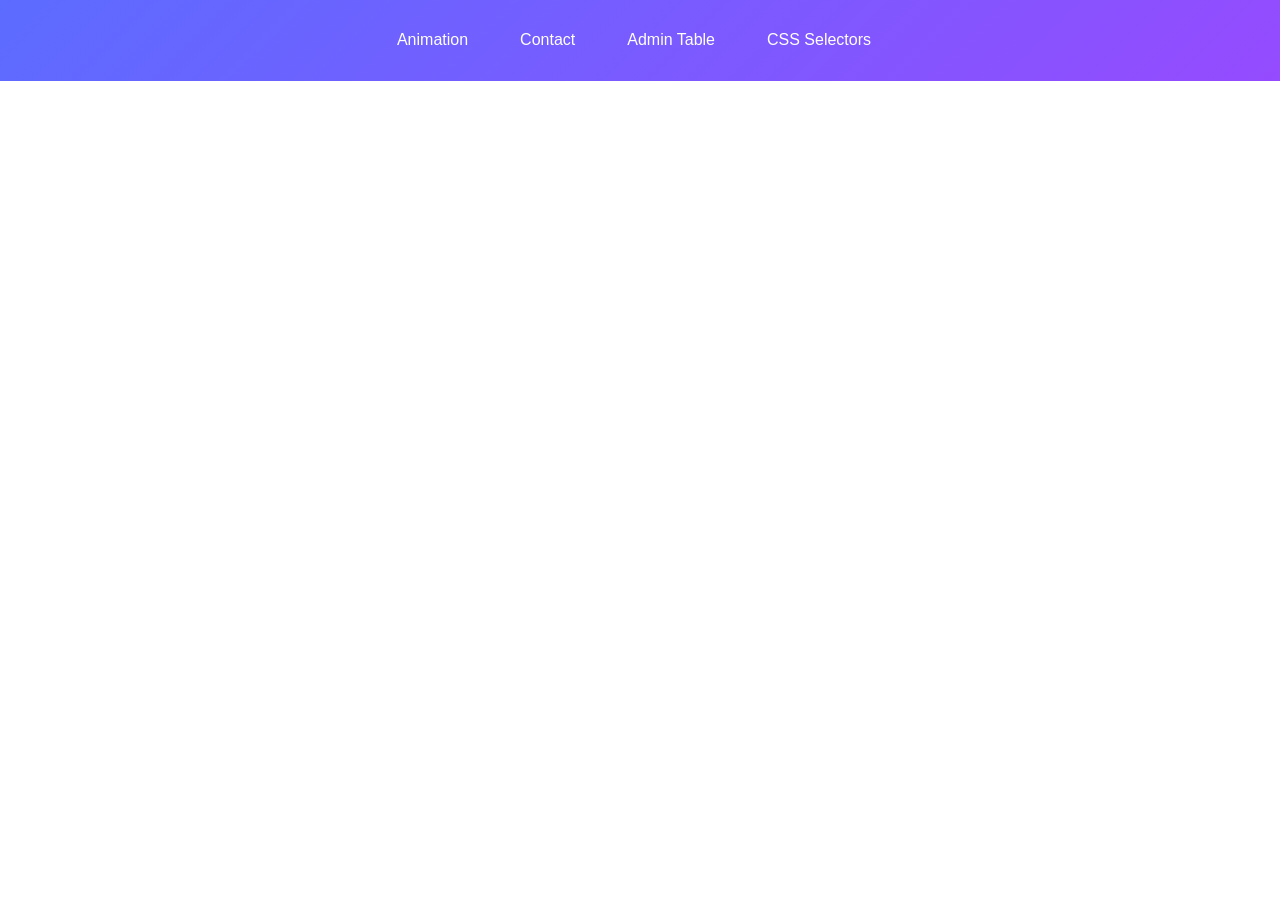
<file: index.html>
<!DOCTYPE html>
<html lang="en">
    <head>
        <meta charset="UTF-8" />
        <meta
            name="viewport"
            content="width=device-width, initial-scale=1.0"
        />
        <title>Home</title>
        <link
            rel="stylesheet"
            href="./css/reset.css"
        />

        <link
            rel="stylesheet"
            href="./css/style.css"
        />

        <link
            rel="preconnect"
            href="https://fonts.googleapis.com"
        />
        <link
            rel="preconnect"
            href="https://fonts.gstatic.com"
            crossorigin
        />
        <link
            href="https://fonts.googleapis.com/css2?family=Poppins:ital,wght@0,100;0,200;0,300;0,400;0,500;0,600;0,700;0,800;0,900;1,100;1,200;1,300;1,400;1,500;1,600;1,700;1,800;1,900&display=swap"
            rel="stylesheet"
        />
    </head>
    <body>
        <div class="main-container">
            <ul class="nav-list">
                <li class="item">
                    <a
                        target="_blank"
                        href="./animation.html"
                        >Animation</a
                    >
                </li>
                <li class="item">
                    <a
                        target="_blank"
                        href="./contact.html"
                        >Contact</a
                    >
                </li>
                <li class="item">
                    <a
                        target="_blank"
                        href="./admin-table.html"
                        >Admin Table</a
                    >
                </li>
                <li class="item">
                    <a
                        target="_blank"
                        href="./css-selectors.html"
                        >CSS Selectors</a
                    >
                </li>
            </ul>
        </div>
    </body>
</html>
</file>
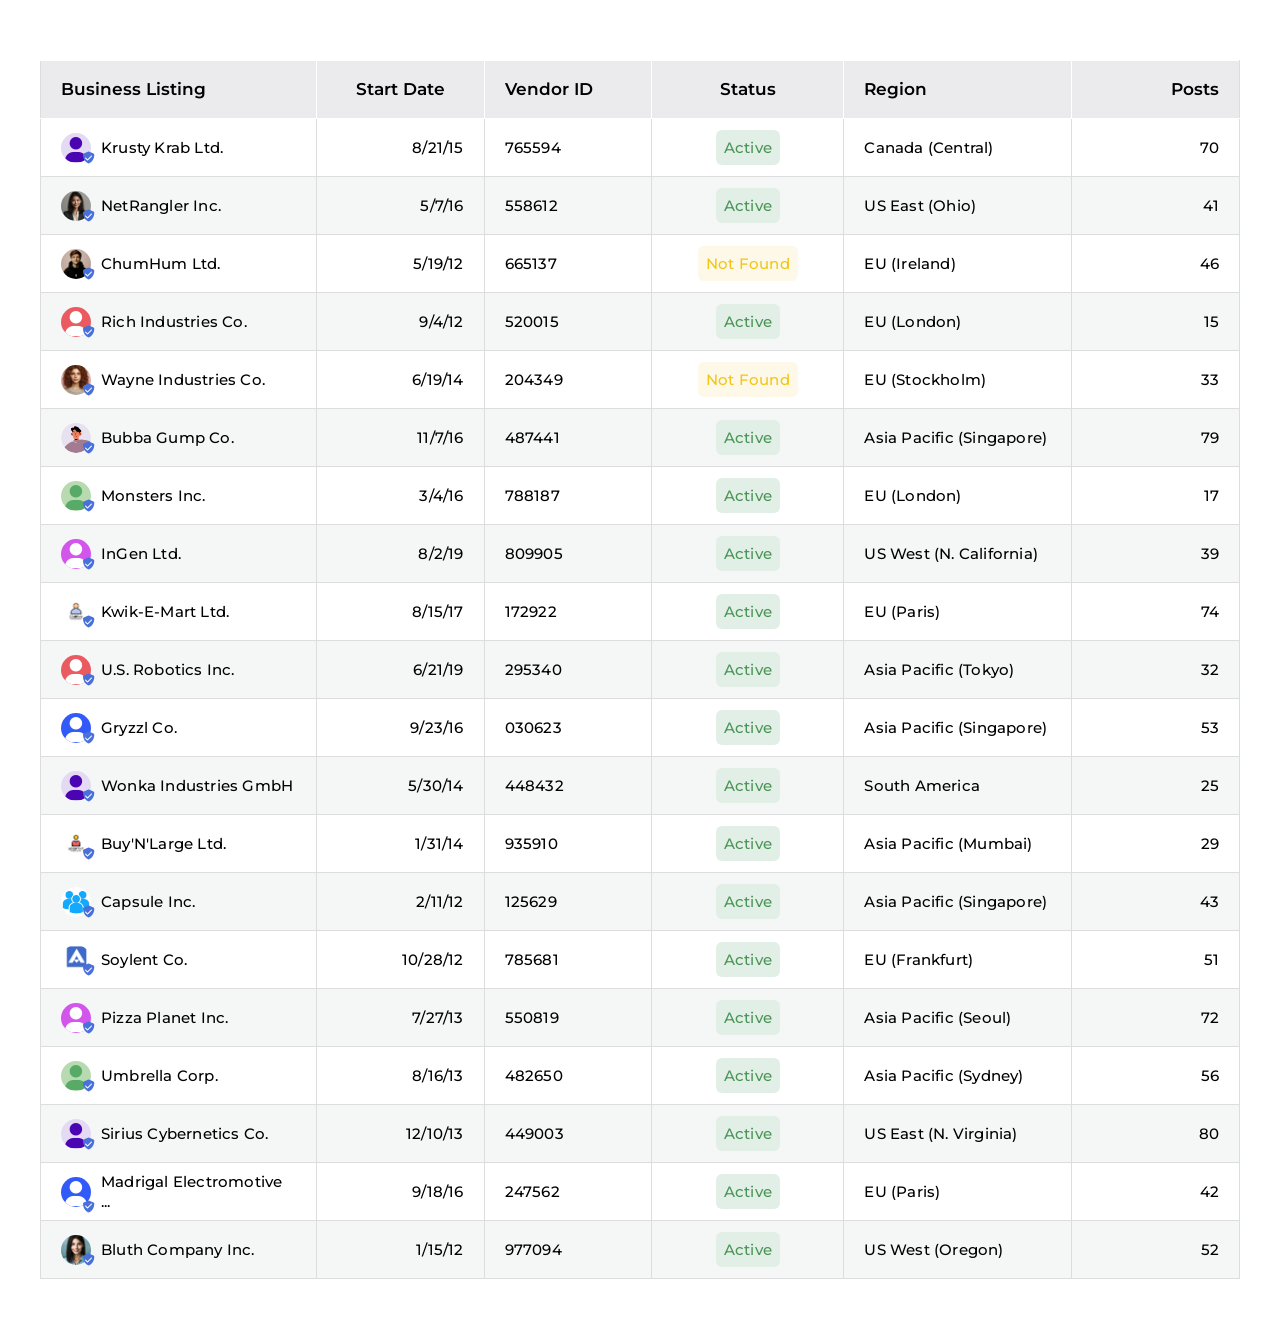
<file: admin-table.html>
<!DOCTYPE html>
<html lang="en">
    <head>
        <meta charset="UTF-8" />
        <meta
            name="viewport"
            content="width=device-width, initial-scale=1.0"
        />
        <title>Admin Table</title>

        <!-- Embed fonts-->
        <link
            rel="preconnect"
            href="https://fonts.googleapis.com"
        />
        <link
            rel="preconnect"
            href="https://fonts.gstatic.com"
            crossorigin
        />
        <link
            href="https://fonts.googleapis.com/css2?family=Montserrat:ital,wght@0,100..900;1,100..900&display=swap"
            rel="stylesheet"
        />

        <!-- Styles -->
        <link
            rel="stylesheet"
            href="./css/reset.css"
        />
        <link
            rel="stylesheet"
            href="./css/tables.css"
        />

        <!-- Icon -->
        <link
            rel="stylesheet"
            href="https://cdnjs.cloudflare.com/ajax/libs/font-awesome/6.7.2/css/all.min.css"
        />
    </head>
    <body>
        <div class="container">
            <table class="table">
                <colgroup>
                    <!-- Business Listing -->
                    <col style="width: 23%" />
                    <!-- Start Date -->
                    <col style="width: 14%" />
                    <!-- Vendor ID -->
                    <col style="width: 14%" />
                    <!-- Status -->
                    <col style="width: 16%" />
                    <!-- Region -->
                    <col style="width: 19%" />
                    <!-- Posts -->
                    <col style="width: 14%" />
                </colgroup>

                <!-- Table Head -->
                <thead class="table__heading">
                    <th>Business Listing</th>
                    <th>Start Date</th>
                    <th>Vendor ID</th>
                    <th>Status</th>
                    <th>Region</th>
                    <th>Posts</th>
                </thead>

                <!-- Row Data -->
                <tbody>
                    <!-- Item 1 -->
                    <tr class="table__data">
                        <td class="business">
                            <div class="business__group">
                                <div
                                    class="avatar__default"
                                    style="--bg-color: #e4daf4"
                                >
                                    <i
                                        class="fa-solid fa-user"
                                        style="--color: #4b04b2"
                                    ></i>
                                </div>
                                <div class="business__icons">
                                    <i class="fa-solid fa-shield"></i>
                                    <i class="fa-solid fa-check"></i>
                                </div>
                                <span class="business__name"
                                    >Krusty Krab Ltd.</span
                                >
                            </div>
                        </td>
                        <td class="date">8/21/15</td>
                        <td class="vendor-id">765594</td>
                        <td class="status">
                            <span class="status__label status-active"
                                >Active</span
                            >
                        </td>

                        <td class="region">Canada (Central)</td>
                        <td class="posts">70</td>
                    </tr>

                    <!-- Item 2 -->
                    <tr class="table__data">
                        <td class="business">
                            <div class="business__group">
                                <img
                                    src="./img/img-avatar-1.jpeg"
                                    alt=""
                                    class="business__avatar"
                                />
                                <div class="business__icons">
                                    <i class="fa-solid fa-shield"></i>
                                    <i class="fa-solid fa-check"></i>
                                </div>
                                <span class="business__name"
                                    >NetRangler Inc.</span
                                >
                            </div>
                        </td>
                        <td class="date">5/7/16</td>
                        <td class="vendor-id">558612</td>
                        <td class="status">
                            <span class="status__label status-active"
                                >Active</span
                            >
                        </td>
                        <td class="region">US East (Ohio)</td>
                        <td class="posts">41</td>
                    </tr>

                    <!-- Item 3  -->
                    <tr class="table__data">
                        <td class="business">
                            <div class="business__group">
                                <img
                                    src="./img/img-avatar-2.jpeg"
                                    alt=""
                                    class="business__avatar"
                                />
                                <div class="business__icons">
                                    <i class="fa-solid fa-shield"></i>
                                    <i class="fa-solid fa-check"></i>
                                </div>
                                <span class="business__name">ChumHum Ltd.</span>
                            </div>
                        </td>
                        <td class="date">5/19/12</td>
                        <td class="vendor-id">665137</td>
                        <td class="status">
                            <span class="status__label status-warning"
                                >Not Found</span
                            >
                        </td>
                        <td class="region">EU (Ireland)</td>
                        <td class="posts">46</td>
                    </tr>

                    <!-- Item 4 -->
                    <tr class="table__data">
                        <td class="business">
                            <div class="business__group">
                                <div
                                    class="avatar__default"
                                    style="--bg-color: #ea5b61"
                                >
                                    <i
                                        class="fa-solid fa-user"
                                        style="--color: #fff"
                                    ></i>
                                </div>
                                <div class="business__icons">
                                    <i class="fa-solid fa-shield"></i>
                                    <i class="fa-solid fa-check"></i>
                                </div>
                                <span class="business__name"
                                    >Rich Industries Co.</span
                                >
                            </div>
                        </td>
                        <td class="date">9/4/12</td>
                        <td class="vendor-id">520015</td>
                        <td class="status">
                            <span class="status__label status-active"
                                >Active</span
                            >
                        </td>
                        <td class="region">EU (London)</td>
                        <td class="posts">15</td>
                    </tr>

                    <!-- Item 5 -->
                    <tr class="table__data">
                        <td class="business">
                            <div class="business__group">
                                <img
                                    src="./img/img-avatar-4.jpeg"
                                    alt=""
                                    class="business__avatar"
                                />
                                <div class="business__icons">
                                    <i class="fa-solid fa-shield"></i>
                                    <i class="fa-solid fa-check"></i>
                                </div>
                                <span class="business__name"
                                    >Wayne Industries Co.</span
                                >
                            </div>
                        </td>
                        <td class="date">6/19/14</td>
                        <td class="vendor-id">204349</td>
                        <td class="status">
                            <span class="status__label status-warning"
                                >Not Found</span
                            >
                        </td>
                        <td class="region">EU (Stockholm)</td>
                        <td class="posts">33</td>
                    </tr>

                    <!-- Item 6 -->
                    <tr class="table__data">
                        <td class="business">
                            <div class="business__group">
                                <img
                                    src="./img/img-avatar-5.jpeg"
                                    alt=""
                                    class="business__avatar"
                                />
                                <div class="business__icons">
                                    <i class="fa-solid fa-shield"></i>
                                    <i class="fa-solid fa-check"></i>
                                </div>
                                <span class="business__name"
                                    >Bubba Gump Co.</span
                                >
                            </div>
                        </td>
                        <td class="date">11/7/16</td>
                        <td class="vendor-id">487441</td>
                        <td class="status">
                            <span class="status__label status-active"
                                >Active</span
                            >
                        </td>
                        <td class="region">Asia Pacific (Singapore)</td>
                        <td class="posts">79</td>
                    </tr>

                    <!-- Item 7 -->
                    <tr class="table__data">
                        <td class="business">
                            <div class="business__group">
                                <div class="avatar__default">
                                    <i class="fa-solid fa-user"></i>
                                </div>
                                <div class="business__icons">
                                    <i class="fa-solid fa-shield"></i>
                                    <i class="fa-solid fa-check"></i>
                                </div>
                                <span class="business__name"
                                    >Monsters Inc.</span
                                >
                            </div>
                        </td>
                        <td class="date">3/4/16</td>
                        <td class="vendor-id">788187</td>
                        <td class="status">
                            <span class="status__label status-active"
                                >Active</span
                            >
                        </td>
                        <td class="region">EU (London)</td>
                        <td class="posts">17</td>
                    </tr>

                    <!-- Item 8 -->
                    <tr class="table__data">
                        <td class="business">
                            <div class="business__group">
                                <div
                                    class="avatar__default"
                                    style="--bg-color: #d255ec"
                                >
                                    <i
                                        class="fa-solid fa-user"
                                        style="--color: #fff"
                                    ></i>
                                </div>
                                <div class="business__icons">
                                    <i class="fa-solid fa-shield"></i>
                                    <i class="fa-solid fa-check"></i>
                                </div>
                                <span class="business__name">InGen Ltd.</span>
                            </div>
                        </td>
                        <td class="date">8/2/19</td>
                        <td class="vendor-id">809905</td>
                        <td class="status">
                            <span class="status__label status-active"
                                >Active</span
                            >
                        </td>
                        <td class="region">US West (N. California)</td>
                        <td class="posts">39</td>
                    </tr>

                    <!-- Item 9 -->
                    <tr class="table__data">
                        <td class="business">
                            <div class="business__group">
                                <img
                                    src="./img/img-avatar-6.jpg"
                                    alt=""
                                    class="business__avatar"
                                />
                                <div class="business__icons">
                                    <i class="fa-solid fa-shield"></i>
                                    <i class="fa-solid fa-check"></i>
                                </div>
                                <span class="business__name"
                                    >Kwik-E-Mart Ltd.</span
                                >
                            </div>
                        </td>
                        <td class="date">8/15/17</td>
                        <td class="vendor-id">172922</td>
                        <td class="status">
                            <span class="status__label status-active"
                                >Active</span
                            >
                        </td>
                        <td class="region">EU (Paris)</td>
                        <td class="posts">74</td>
                    </tr>

                    <!-- Item 10 -->
                    <tr class="table__data">
                        <td class="business">
                            <div class="business__group">
                                <div
                                    class="avatar__default"
                                    style="--bg-color: #ea5b61"
                                >
                                    <i
                                        class="fa-solid fa-user"
                                        style="--color: #fff"
                                    ></i>
                                </div>
                                <div class="business__icons">
                                    <i class="fa-solid fa-shield"></i>
                                    <i class="fa-solid fa-check"></i>
                                </div>
                                <span class="business__name"
                                    >U.S. Robotics Inc.</span
                                >
                            </div>
                        </td>
                        <td class="date">6/21/19</td>
                        <td class="vendor-id">295340</td>
                        <td class="status">
                            <span class="status__label status-active"
                                >Active</span
                            >
                        </td>
                        <td class="region">Asia Pacific (Tokyo)</td>
                        <td class="posts">32</td>
                    </tr>

                    <!-- Item 11 -->
                    <tr class="table__data">
                        <td class="business">
                            <div class="business__group">
                                <div
                                    class="avatar__default"
                                    style="--bg-color: #315af8"
                                >
                                    <i
                                        class="fa-solid fa-user"
                                        style="--color: #fff"
                                    ></i>
                                </div>
                                <div class="business__icons">
                                    <i class="fa-solid fa-shield"></i>
                                    <i class="fa-solid fa-check"></i>
                                </div>
                                <span class="business__name">Gryzzl Co.</span>
                            </div>
                        </td>
                        <td class="date">9/23/16</td>
                        <td class="vendor-id">030623</td>
                        <td class="status">
                            <span class="status__label status-active"
                                >Active</span
                            >
                        </td>
                        <td class="region">Asia Pacific (Singapore)</td>
                        <td class="posts">53</td>
                    </tr>

                    <!-- Item 12 -->
                    <tr class="table__data">
                        <td class="business">
                            <div class="business__group">
                                <div
                                    class="avatar__default"
                                    style="--bg-color: #e4daf4"
                                >
                                    <i
                                        class="fa-solid fa-user"
                                        style="--color: #4b04b2"
                                    ></i>
                                </div>
                                <div class="business__icons">
                                    <i class="fa-solid fa-shield"></i>
                                    <i class="fa-solid fa-check"></i>
                                </div>
                                <span class="business__name"
                                    >Wonka Industries GmbH</span
                                >
                            </div>
                        </td>
                        <td class="date">5/30/14</td>
                        <td class="vendor-id">448432</td>
                        <td class="status">
                            <span class="status__label status-active"
                                >Active</span
                            >
                        </td>
                        <td class="region">South America</td>
                        <td class="posts">25</td>
                    </tr>

                    <!-- Item 13 -->
                    <tr class="table__data">
                        <td class="business">
                            <div class="business__group">
                                <img
                                    src="./img/img-avatar-7.jpg"
                                    alt=""
                                    class="business__avatar"
                                />
                                <div class="business__icons">
                                    <i class="fa-solid fa-shield"></i>
                                    <i class="fa-solid fa-check"></i>
                                </div>
                                <span class="business__name"
                                    >Buy'N'Large Ltd.</span
                                >
                            </div>
                        </td>
                        <td class="date">1/31/14</td>
                        <td class="vendor-id">935910</td>
                        <td class="status">
                            <span class="status__label status-active"
                                >Active</span
                            >
                        </td>
                        <td class="region">Asia Pacific (Mumbai)</td>
                        <td class="posts">29</td>
                    </tr>

                    <!-- Item 14 -->
                    <tr class="table__data">
                        <td class="business">
                            <div class="business__group">
                                <img
                                    src="./img/img-avatar-8.jpg"
                                    alt=""
                                    class="business__avatar"
                                />
                                <div class="business__icons">
                                    <i class="fa-solid fa-shield"></i>
                                    <i class="fa-solid fa-check"></i>
                                </div>
                                <span class="business__name">Capsule Inc.</span>
                            </div>
                        </td>
                        <td class="date">2/11/12</td>
                        <td class="vendor-id">125629</td>
                        <td class="status">
                            <span class="status__label status-active"
                                >Active</span
                            >
                        </td>
                        <td class="region">Asia Pacific (Singapore)</td>
                        <td class="posts">43</td>
                    </tr>

                    <!-- Item 15 -->
                    <tr class="table__data">
                        <td class="business">
                            <div class="business__group">
                                <img
                                    src="./img/img-avatar-9.jpg"
                                    alt=""
                                    class="business__avatar"
                                />
                                <div class="business__icons">
                                    <i class="fa-solid fa-shield"></i>
                                    <i class="fa-solid fa-check"></i>
                                </div>
                                <span class="business__name">Soylent Co.</span>
                            </div>
                        </td>
                        <td class="date">10/28/12</td>
                        <td class="vendor-id">785681</td>
                        <td class="status">
                            <span class="status__label status-active"
                                >Active</span
                            >
                        </td>
                        <td class="region">EU (Frankfurt)</td>
                        <td class="posts">51</td>
                    </tr>

                    <!-- Item 16 -->
                    <tr class="table__data">
                        <td class="business">
                            <div class="business__group">
                                <div
                                    class="avatar__default"
                                    style="--bg-color: #d255ec"
                                >
                                    <i
                                        class="fa-solid fa-user"
                                        style="--color: #fff"
                                    ></i>
                                </div>
                                <div class="business__icons">
                                    <i class="fa-solid fa-shield"></i>
                                    <i class="fa-solid fa-check"></i>
                                </div>
                                <span class="business__name"
                                    >Pizza Planet Inc.</span
                                >
                            </div>
                        </td>
                        <td class="date">7/27/13</td>
                        <td class="vendor-id">550819</td>
                        <td class="status">
                            <span class="status__label status-active"
                                >Active</span
                            >
                        </td>
                        <td class="region">Asia Pacific (Seoul)</td>
                        <td class="posts">72</td>
                    </tr>

                    <!-- Item 17 -->
                    <tr class="table__data">
                        <td class="business">
                            <div class="business__group">
                                <div class="avatar__default">
                                    <i class="fa-solid fa-user"></i>
                                </div>
                                <div class="business__icons">
                                    <i class="fa-solid fa-shield"></i>
                                    <i class="fa-solid fa-check"></i>
                                </div>
                                <span class="business__name"
                                    >Umbrella Corp.</span
                                >
                            </div>
                        </td>
                        <td class="date">8/16/13</td>
                        <td class="vendor-id">482650</td>
                        <td class="status">
                            <span class="status__label status-active"
                                >Active</span
                            >
                        </td>
                        <td class="region">Asia Pacific (Sydney)</td>
                        <td class="posts">56</td>
                    </tr>

                    <!-- Item 18 -->
                    <tr class="table__data">
                        <td class="business">
                            <div class="business__group">
                                <div
                                    class="avatar__default"
                                    style="--bg-color: #e4daf4"
                                >
                                    <i
                                        class="fa-solid fa-user"
                                        style="--color: #4b04b2"
                                    ></i>
                                </div>
                                <div class="business__icons">
                                    <i class="fa-solid fa-shield"></i>
                                    <i class="fa-solid fa-check"></i>
                                </div>
                                <span class="business__name"
                                    >Sirius Cybernetics Co.</span
                                >
                            </div>
                        </td>
                        <td class="date">12/10/13</td>
                        <td class="vendor-id">449003</td>
                        <td class="status">
                            <span class="status__label status-active"
                                >Active</span
                            >
                        </td>
                        <td class="region">US East (N. Virginia)</td>
                        <td class="posts">80</td>
                    </tr>

                    <!-- Item 19 -->
                    <tr class="table__data">
                        <td class="business">
                            <div class="business__group">
                                <div
                                    class="avatar__default"
                                    style="--bg-color: #315af8"
                                >
                                    <i
                                        class="fa-solid fa-user"
                                        style="--color: #fff"
                                    ></i>
                                </div>
                                <div class="business__icons">
                                    <i class="fa-solid fa-shield"></i>
                                    <i class="fa-solid fa-check"></i>
                                </div>
                                <span class="business__name"
                                    >Madrigal Electromotive ...</span
                                >
                            </div>
                        </td>
                        <td class="date">9/18/16</td>
                        <td class="vendor-id">247562</td>
                        <td class="status">
                            <span class="status__label status-active"
                                >Active</span
                            >
                        </td>
                        <td class="region">EU (Paris)</td>
                        <td class="posts">42</td>
                    </tr>

                    <!-- Item 20 -->
                    <tr class="table__data">
                        <td class="business">
                            <div class="business__group">
                                <img
                                    src="./img/img-avatar-3.jpeg"
                                    alt=""
                                    class="business__avatar"
                                />
                                <div class="business__icons">
                                    <i class="fa-solid fa-shield"></i>
                                    <i class="fa-solid fa-check"></i>
                                </div>
                                <span class="business__name"
                                    >Bluth Company Inc.</span
                                >
                            </div>
                        </td>
                        <td class="date">1/15/12</td>
                        <td class="vendor-id">977094</td>
                        <td class="status">
                            <span class="status__label status-active"
                                >Active</span
                            >
                        </td>
                        <td class="region">US West (Oregon)</td>
                        <td class="posts">52</td>
                    </tr>
                </tbody>
            </table>
        </div>
    </body>
</html>
</file>
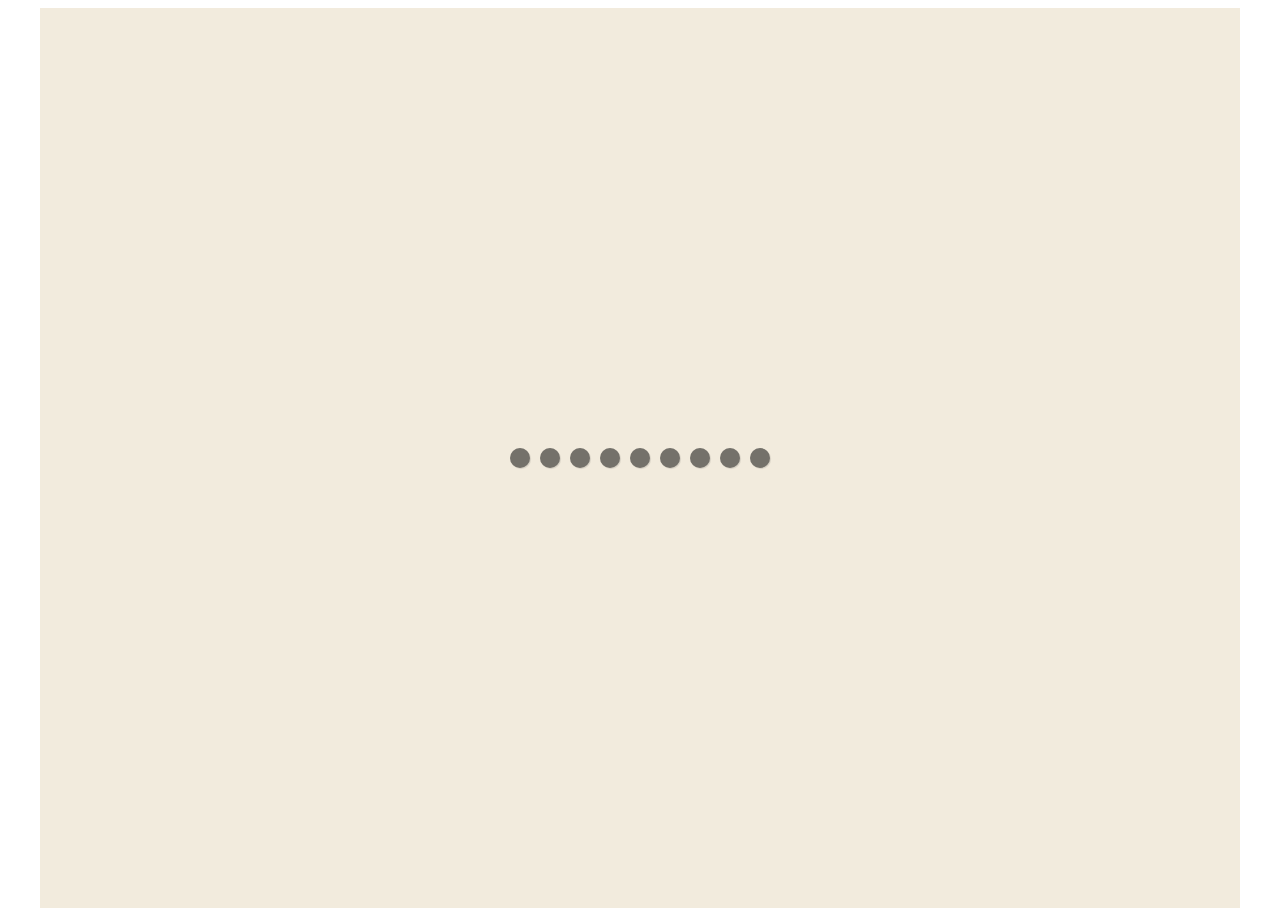
<file: animation.html>
<!DOCTYPE html>
<html lang="en">
    <head>
        <meta charset="UTF-8" />
        <meta
            name="viewport"
            content="width=device-width, initial-scale=1.0"
        />
        <title>Wave Spinner</title>
        <link
            rel="stylesheet"
            href="./css/animation.css"
        />
    </head>
    <body>
        <div class="container">
            <div class="animation-wrapper">
                <div class="dots">
                    <span
                        class="dot"
                        style="--i: 1"
                    ></span>
                    <span
                        class="dot"
                        style="--i: 2"
                    ></span>
                    <span
                        class="dot"
                        style="--i: 3"
                    ></span>
                    <span
                        class="dot"
                        style="--i: 4"
                    ></span>
                    <span
                        class="dot"
                        style="--i: 5"
                    ></span>
                    <span
                        class="dot"
                        style="--i: 6"
                    ></span>
                    <span
                        class="dot"
                        style="--i: 7"
                    ></span>
                    <span
                        class="dot"
                        style="--i: 8"
                    ></span>
                    <span
                        class="dot"
                        style="--i: 9"
                    ></span>
                </div>
            </div>
        </div>
    </body>
</html>
</file>
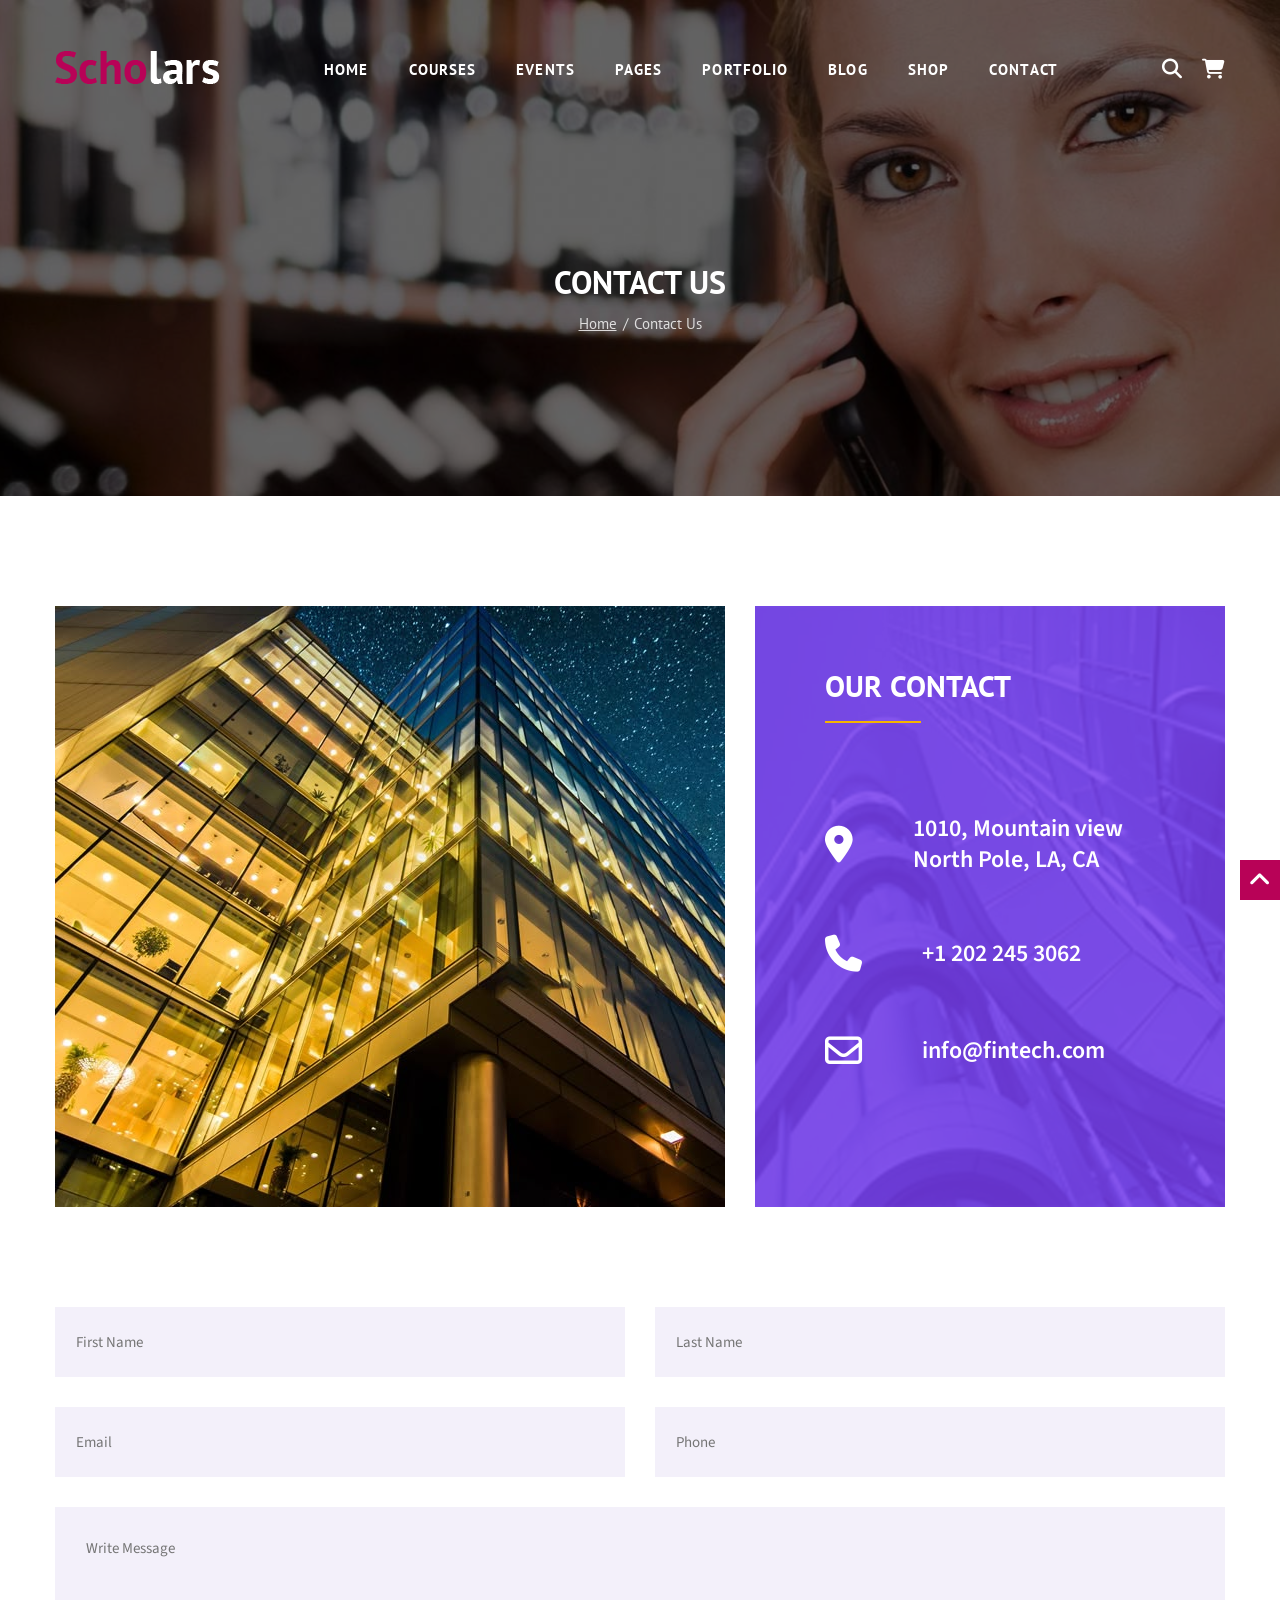
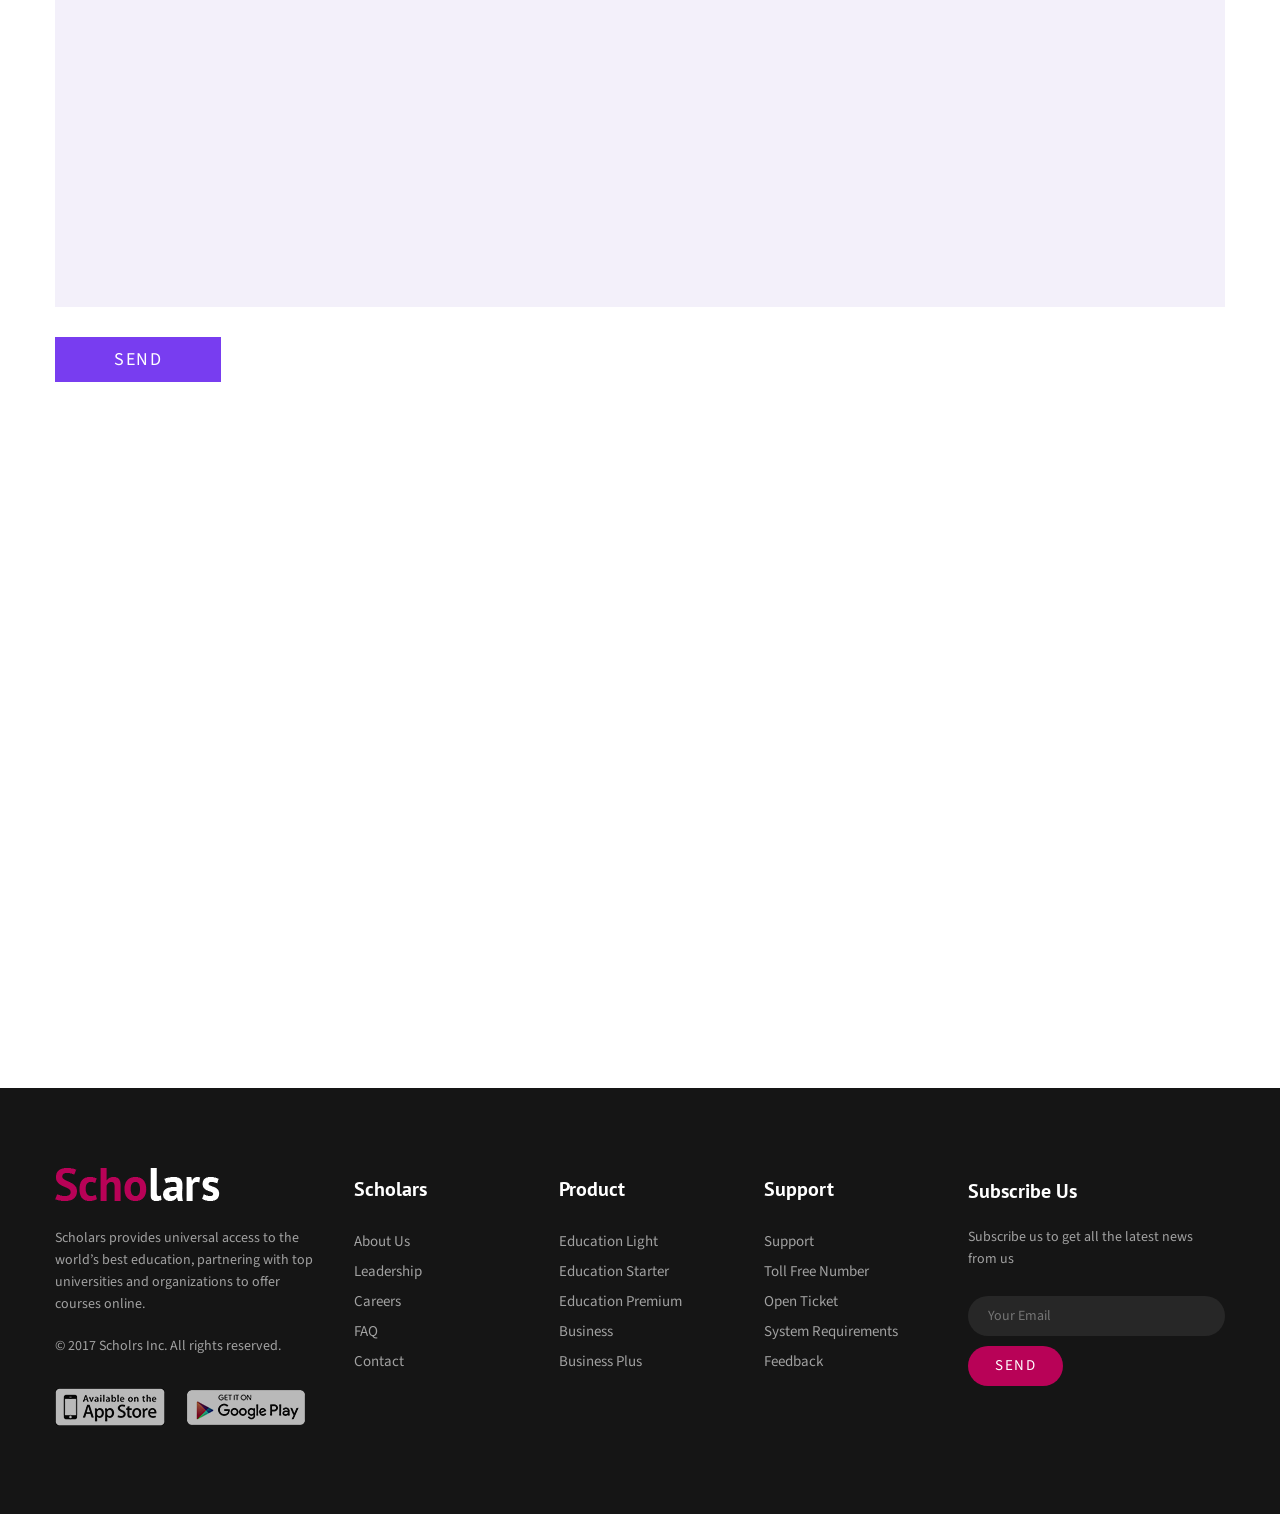
<file: contact.html>
<!DOCTYPE html>
<html lang="en">
    <head>
        <meta charset="UTF-8" />
        <meta
            name="viewport"
            content="width=device-width, initial-scale=1.0"
        />
        <title>Scholars - Education, University & LMS HTML Template</title>

        <!-- Embed fonts-->
        <link
            rel="preconnect"
            href="https://fonts.googleapis.com"
        />
        <link
            rel="preconnect"
            href="https://fonts.gstatic.com"
            crossorigin
        />
        <link
            href="https://fonts.googleapis.com/css2?family=PT+Sans:ital,wght@0,400;0,700;1,400;1,700&family=Source+Sans+3:ital,wght@0,200..900;1,200..900&display=swap"
            rel="stylesheet"
        />

        <!-- Icon -->
        <link
            rel="stylesheet"
            href="https://cdnjs.cloudflare.com/ajax/libs/font-awesome/6.7.2/css/all.min.css"
        />

        <!-- Styles -->
        <link
            rel="stylesheet"
            href="./css/reset.css"
        />
        <link
            rel="stylesheet"
            href="./css/style.css"
        />
    </head>
    <body id="top">
        <header class="header">
            <!-- Start header -->
            <div class="header__wrapper">
                <div class="header__inner">
                    <div class="container header__container">
                        <!-- Navbar-->
                        <nav class="navbar">
                            <!-- Logo -->
                            <a href="/">
                                <img
                                    src="./img/img-logo.png"
                                    alt="Logo"
                                    class="logo"
                                />
                            </a>

                            <!-- Menu -->
                            <ul class="menu">
                                <li class="menu__item">
                                    <a
                                        class="menu__link"
                                        href=""
                                        >Home</a
                                    >
                                    <!-- Submenu 1 -->
                                    <ul class="submenu">
                                        <li>
                                            <a
                                                class="submenu__link"
                                                href=""
                                                >Home Version One</a
                                            >
                                        </li>
                                        <li>
                                            <a
                                                class="submenu__link"
                                                href=""
                                                >Home Version Two</a
                                            >
                                        </li>
                                        <li>
                                            <a
                                                class="submenu__link"
                                                href=""
                                                >Home Video Background</a
                                            >
                                        </li>
                                    </ul>
                                </li>
                                <li class="menu__item">
                                    <a
                                        class="menu__link"
                                        href=""
                                        >COURSES</a
                                    >
                                    <!-- Submenu 2 -->
                                    <ul class="submenu">
                                        <li>
                                            <a
                                                class="submenu__link"
                                                href=""
                                                >Course 2 Column</a
                                            >
                                        </li>
                                        <li>
                                            <a
                                                class="submenu__link"
                                                href=""
                                                >Course 3 Column</a
                                            >
                                        </li>
                                        <li>
                                            <a
                                                class="submenu__link"
                                                href=""
                                                >Course Details</a
                                            >
                                        </li>
                                    </ul>
                                </li>
                                <li class="menu__item">
                                    <a
                                        class="menu__link"
                                        href=""
                                        >EVENTS</a
                                    >
                                    <!-- Submenu 3 -->
                                    <ul class="submenu">
                                        <li>
                                            <a
                                                class="submenu__link"
                                                href=""
                                                >Event List</a
                                            >
                                        </li>
                                        <li>
                                            <a
                                                class="submenu__link"
                                                href=""
                                                >Event Grid</a
                                            >
                                        </li>
                                        <li>
                                            <a
                                                class="submenu__link"
                                                href=""
                                                >Event Single</a
                                            >
                                        </li>
                                    </ul>
                                </li>
                                <li class="menu__item">
                                    <a
                                        class="menu__link"
                                        href=""
                                        >Pages</a
                                    >
                                    <!-- Submenu 4 -->
                                    <ul class="submenu">
                                        <li>
                                            <a
                                                class="submenu__link"
                                                href=""
                                                >Our Teachers</a
                                            >
                                        </li>
                                        <li>
                                            <a
                                                class="submenu__link"
                                                href=""
                                                >Teachers Profile</a
                                            >
                                        </li>
                                        <li>
                                            <a
                                                class="submenu__link"
                                                href=""
                                                >About Us</a
                                            >
                                        </li>
                                        <li>
                                            <a
                                                class="submenu__link"
                                                href=""
                                                >Error Page</a
                                            >
                                        </li>
                                        <li>
                                            <a
                                                class="submenu__link"
                                                href=""
                                                >FAQ Page</a
                                            >
                                        </li>
                                        <li>
                                            <a
                                                class="submenu__link"
                                                href=""
                                                >Login</a
                                            >
                                        </li>
                                        <li>
                                            <a
                                                class="submenu__link"
                                                href=""
                                                >Sign Up</a
                                            >
                                        </li>
                                    </ul>
                                </li>
                                <li class="menu__item">
                                    <a
                                        class="menu__link"
                                        href=""
                                        >PORTFOLIO</a
                                    >
                                    <!-- Submenu 5 -->
                                    <ul class="submenu">
                                        <li>
                                            <a
                                                class="submenu__link"
                                                href=""
                                                >Portfolio 2 Columns</a
                                            >
                                        </li>
                                        <li>
                                            <a
                                                class="submenu__link"
                                                href=""
                                                >Portfolio 3 Columns</a
                                            >
                                        </li>
                                        <li>
                                            <a
                                                class="submenu__link"
                                                href=""
                                                >Portfolio 4 Columns</a
                                            >
                                        </li>
                                    </ul>
                                </li>
                                <li class="menu__item">
                                    <a
                                        class="menu__link"
                                        href=""
                                        >BLOG</a
                                    >
                                    <!-- Submenu 6 -->
                                    <ul class="submenu">
                                        <li>
                                            <a
                                                class="submenu__link"
                                                href=""
                                                >Blog</a
                                            >
                                        </li>
                                        <li>
                                            <a
                                                class="submenu__link"
                                                href=""
                                                >Blog Details</a
                                            >
                                        </li>
                                    </ul>
                                </li>
                                <li class="menu__item">
                                    <a
                                        class="menu__link"
                                        href=""
                                        >SHOP</a
                                    >
                                    <!-- Submenu 7 -->
                                    <ul class="submenu">
                                        <li>
                                            <a
                                                class="submenu__link"
                                                href=""
                                                >Shop Page</a
                                            >
                                        </li>
                                        <li>
                                            <a
                                                class="submenu__link"
                                                href=""
                                                >Shop Details</a
                                            >
                                        </li>
                                    </ul>
                                </li>
                                <li class="menu__item">
                                    <a
                                        class="menu__link"
                                        href=""
                                        >Contact</a
                                    >
                                </li>
                            </ul>

                            <!-- Action Btn -->
                            <div class="action">
                                <button class="action-btn">
                                    <i class="fa-solid fa-magnifying-glass"></i>
                                </button>
                                <button class="action-btn">
                                    <i class="fa-solid fa-cart-shopping"></i>
                                </button>
                            </div>
                        </nav>

                        <!-- Breadcrumb -->
                        <div class="breadcrumb">
                            <h1 class="breadcrumb__title">CONTACT US</h1>
                            <ul class="breadcrumb__nav">
                                <li class="breadcrumb__item">
                                    <a href="/">Home</a>
                                </li>
                                <li class="breadcrumb__item">Contact Us</li>
                            </ul>
                        </div>
                    </div>
                </div>
            </div>
            <!-- End header -->
        </header>

        <!-- Main -->
        <main class="main">
            <div class="container">
                <!-- Contact -->
                <div class="contact">
                    <img
                        src="./img/img-contact.jpg"
                        alt="Office Building"
                        class="contact__img"
                    />
                    <div class="contact__info">
                        <div class="contact__overlay">
                            <div>
                                <h2 class="contact__heading">OUR CONTACT</h2>
                                <div class="contact__rows">
                                    <div class="contact__row">
                                        <i class="fa-solid fa-location-dot"></i>
                                        <span class="contact__detail">
                                            1010, Mountain view North Pole, LA,
                                            CA
                                        </span>
                                    </div>
                                    <div class="contact__row">
                                        <i class="fa-solid fa-phone"></i>
                                        <span class="contact__detail">
                                            +1 202 245 3062</span
                                        >
                                    </div>
                                    <div class="contact__row">
                                        <i class="fa-regular fa-envelope"></i>
                                        <span class="contact__detail">
                                            info@fintech.com</span
                                        >
                                    </div>
                                </div>
                            </div>
                        </div>
                    </div>
                </div>

                <!-- Form -->
                <form
                    action=""
                    class="form"
                >
                    <div class="form__group">
                        <input
                            type="text"
                            class="form__input"
                            autocomplete="off"
                            placeholder="First Name"
                        />
                        <input
                            type="text"
                            class="form__input"
                            autocomplete="off"
                            placeholder="Last Name"
                        />
                    </div>
                    <div class="form__group">
                        <input
                            type="email"
                            class="form__input"
                            autocomplete="off"
                            placeholder="Email"
                        />
                        <input
                            type="phone"
                            class="form__input"
                            autocomplete="off"
                            placeholder="Phone"
                        />
                    </div>
                    <div class="form__group">
                        <textarea
                            name=""
                            id=""
                            class="form__textarea"
                            placeholder="Write Message"
                        ></textarea>
                    </div>
                    <button class="btn btn-form">SEND</button>
                </form>

                <!-- Google Map -->
                <iframe
                    src="https://www.google.com/maps/embed?pb=!1m18!1m12!1m3!1d3152.1521992580047!2d144.95995087657738!3d-37.80990387197646!2m3!1f0!2f0!3f0!3m2!1i1024!2i768!4f13.1!3m3!1m2!1s0x6ad642cb1fb82ba1%3A0xd009c8b5a5a8f8d0!2sMelbourne%20Central!5e0!3m2!1sen!2sau!4v1745975105830!5m2!1sen!2sau"
                    width="600"
                    height="450"
                    style="border: 0"
                    allowfullscreen=""
                    loading="lazy"
                    referrerpolicy="no-referrer-when-downgrade"
                ></iframe>
            </div>
        </main>

        <!-- Up Button -->
        <a
            href="#top"
            class="btn btn-up"
        >
            <i class="fa fa-angle-up"></i>
        </a>

        <!-- Footer -->
        <footer class="footer">
            <div class="container">
                <div class="footer__inner">
                    <!-- Column 1 -->
                    <div class="footer__column">
                        <!-- Logo -->
                        <a href="/">
                            <img
                                src="./img/img-logo.png"
                                alt="Logo"
                                class="logo"
                            />
                        </a>

                        <p class="footer__desc">
                            Scholars provides universal access to the world’s
                            best education, partnering with top universities and
                            organizations to offer courses online.
                        </p>
                        <p class="footer__copyright">
                            © 2017 Scholrs Inc. All rights reserved.
                        </p>
                        <div class="footer__media">
                            <a href="">
                                <img
                                    src="./img/img-android.png"
                                    alt=""
                                />
                            </a>
                            <a href="">
                                <img
                                    src="./img/img-apple.png"
                                    alt=""
                                />
                            </a>
                        </div>
                    </div>

                    <!-- Column 2 -->
                    <div class="footer__column">
                        <h2 class="footer__title">Scholars</h2>
                        <ul class="footer__list">
                            <li>
                                <a
                                    class="footer__link"
                                    href=""
                                    >About Us</a
                                >
                            </li>
                            <li>
                                <a
                                    class="footer__link"
                                    href=""
                                    >Leadership</a
                                >
                            </li>
                            <li>
                                <a
                                    class="footer__link"
                                    href=""
                                    >Careers</a
                                >
                            </li>
                            <li>
                                <a
                                    class="footer__link"
                                    href=""
                                    >FAQ</a
                                >
                            </li>
                            <li>
                                <a
                                    class="footer__link"
                                    href=""
                                    >Contact</a
                                >
                            </li>
                        </ul>
                    </div>

                    <!-- Column 3 -->
                    <div class="footer__column">
                        <h2 class="footer__title">Product</h2>
                        <ul class="footer__list">
                            <li>
                                <a
                                    class="footer__link"
                                    href=""
                                    >Education Light</a
                                >
                            </li>
                            <li>
                                <a
                                    class="footer__link"
                                    href=""
                                    >Education Starter</a
                                >
                            </li>
                            <li>
                                <a
                                    class="footer__link"
                                    href=""
                                    >Education Premium</a
                                >
                            </li>
                            <li>
                                <a
                                    class="footer__link"
                                    href=""
                                    >Business</a
                                >
                            </li>
                            <li>
                                <a
                                    class="footer__link"
                                    href=""
                                    >Business Plus</a
                                >
                            </li>
                        </ul>
                    </div>

                    <!-- Column 4 -->
                    <div class="footer__column">
                        <h2 class="footer__title">Support</h2>
                        <ul class="footer__list">
                            <li>
                                <a
                                    class="footer__link"
                                    href=""
                                    >Support</a
                                >
                            </li>
                            <li>
                                <a
                                    class="footer__link"
                                    href=""
                                    >Toll Free Number</a
                                >
                            </li>
                            <li>
                                <a
                                    class="footer__link"
                                    href=""
                                    >Open Ticket</a
                                >
                            </li>
                            <li>
                                <a
                                    class="footer__link"
                                    href=""
                                    >System Requirements</a
                                >
                            </li>
                            <li>
                                <a
                                    class="footer__link"
                                    href=""
                                    >Feedback</a
                                >
                            </li>
                        </ul>
                    </div>

                    <!-- Column 5 -->
                    <div class="footer__column">
                        <h2 class="footer__title">Subscribe Us</h2>
                        <p class="footer__desc">
                            Subscribe us to get all the latest news from us
                        </p>
                        <form
                            action=""
                            class="footer__form"
                        >
                            <input
                                type="text"
                                placeholder="Your Email"
                                type="email"
                                autocomplete="off"
                            />
                            <button class="btn btn-send">SEND</button>
                        </form>
                    </div>
                </div>
            </div>
        </footer>
    </body>
</html>
</file>
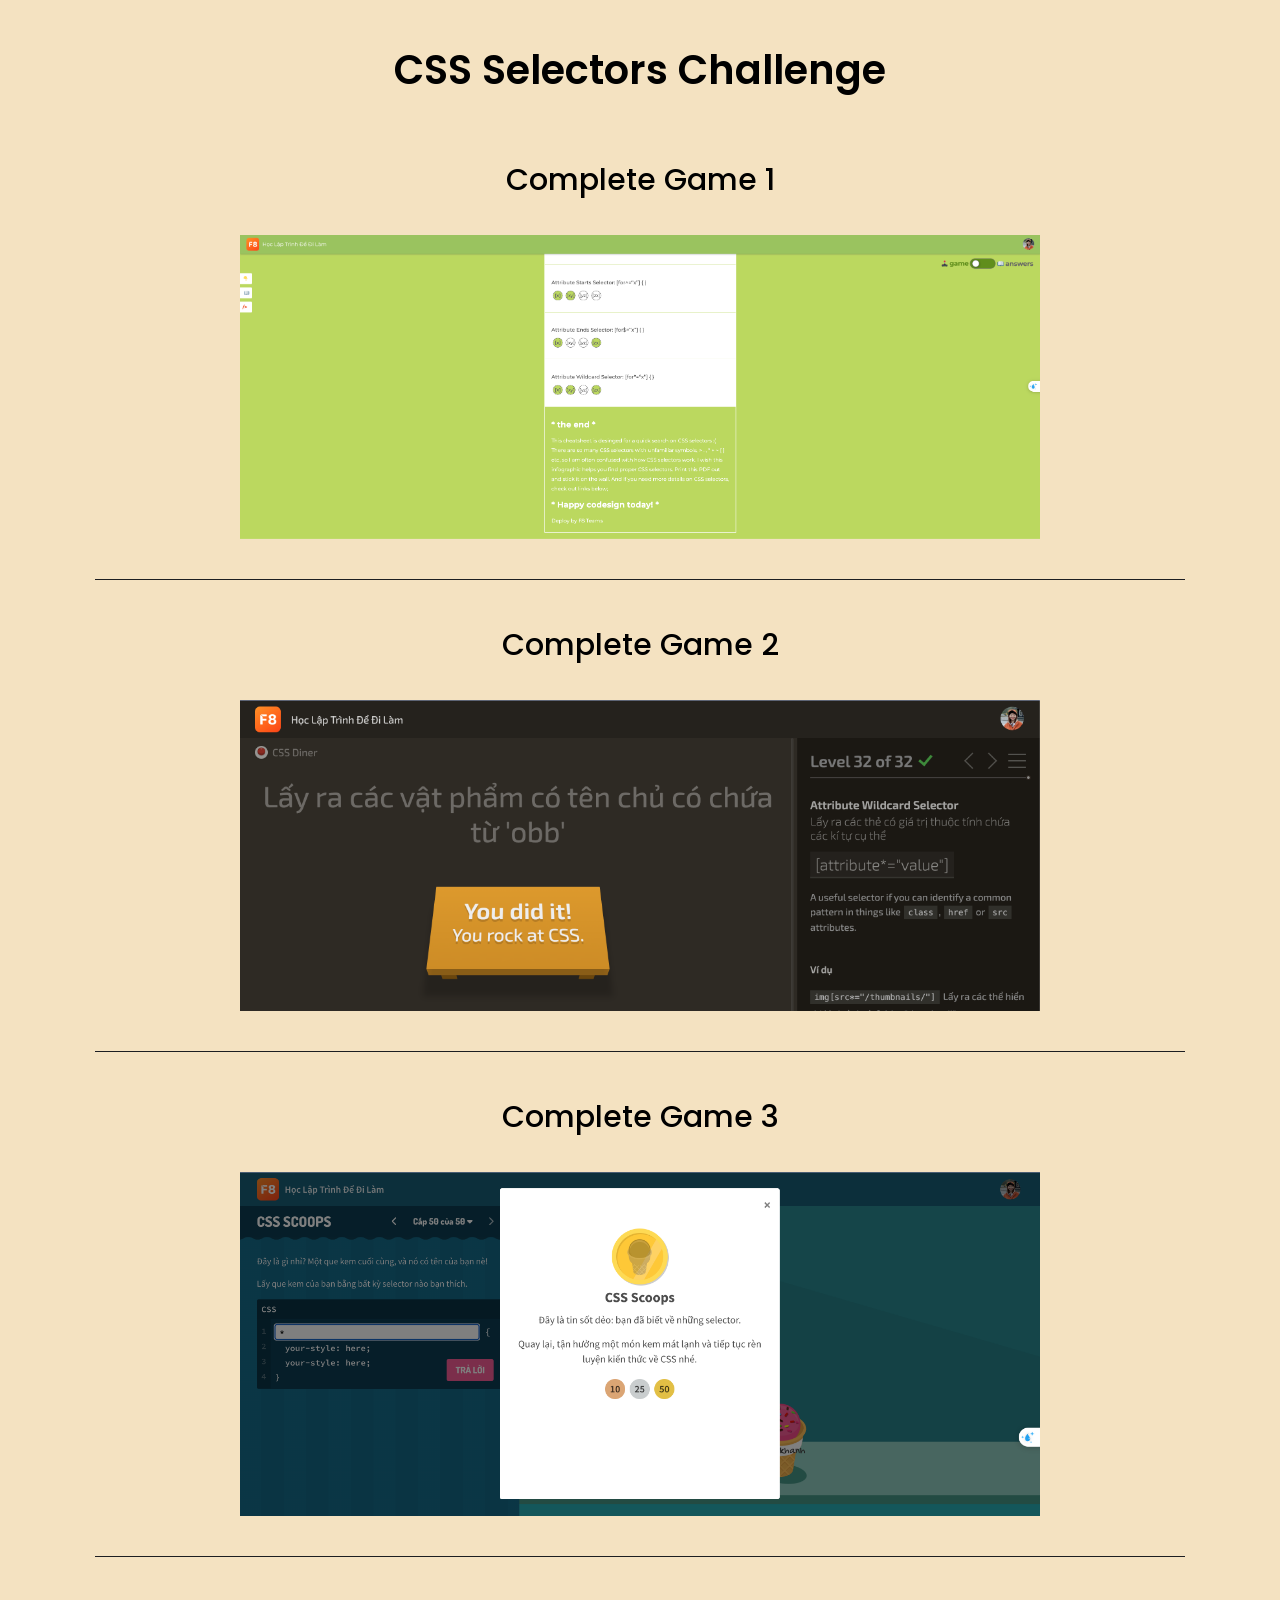
<file: css-selectors.html>
<!DOCTYPE html>
<html lang="en">
    <head>
        <meta charset="UTF-8" />
        <meta
            name="viewport"
            content="width=device-width, initial-scale=1.0"
        />
        <title>CSS Selectors</title>
        <link
            rel="stylesheet"
            href="./css/reset.css"
        />

        <link
            rel="preconnect"
            href="https://fonts.googleapis.com"
        />
        <link
            rel="preconnect"
            href="https://fonts.gstatic.com"
            crossorigin
        />
        <link
            href="https://fonts.googleapis.com/css2?family=Poppins:ital,wght@0,100;0,200;0,300;0,400;0,500;0,600;0,700;0,800;0,900;1,100;1,200;1,300;1,400;1,500;1,600;1,700;1,800;1,900&display=swap"
            rel="stylesheet"
        />

        <link
            rel="stylesheet"
            href="./css/css-selectors.css"
        />
    </head>
    <body>
        <div class="game">
            <div class="container">
                <h1 class="game__heading">CSS Selectors Challenge</h1>
                <div class="game__group">
                    <h2 class="game__title">Complete Game 1</h2>
                    <img
                        src="./img/img-game-01.png"
                        alt=""
                        class="game__img"
                    />
                </div>
                <div class="game__group">
                    <h2 class="game__title">Complete Game 2</h2>
                    <img
                        src="./img/img-game-02.png"
                        alt=""
                        class="game__img"
                    />
                </div>
                <div class="game__group">
                    <h2 class="game__title">Complete Game 3</h2>
                    <img
                        src="./img/img-game-03.png"
                        alt=""
                        class="game__img"
                    />
                </div>
            </div>
        </div>
    </body>
</html>
</file>
<file: css/style.css>
:root {
    --heading-font: 'PT Sans', sans-serif;
    --black: #000;
    --white: #fff;
    --primary: #b80257;
    --secondary: #783df0;
}

* {
    box-sizing: border-box;
}

html {
    font-size: 62.5%;
}

body {
    font-size: 1.5rem;
    line-height: 1.3;
    font-family: 'Source Sans 3', sans-serif;
}

/* Common */
h1,
h2,
h3,
h4,
h5,
h6 {
    font-family: var(--heading-font);
    font-weight: 700;
}

a {
    color: inherit;
}

button {
    padding: 0;
    border: none;
    background: transparent;
    color: inherit;
    cursor: pointer;
}

input,
button,
textarea,
select {
    font-size: inherit;
    font-family: inherit;
}

.container {
    width: 1170px; /** Normal condition: width will be 1170px  */
    max-width: 100%; /** When view < 1170: width will be 100%  */
    min-height: 100px;
    margin-left: auto;
    margin-right: auto;
}

.btn {
    --height: 32px;

    min-width: 66px;
    height: var(--height);
    padding: 0 8px;
    border-radius: 30px;

    color: var(--white);
    line-height: var(--height);
    text-align: center;
    text-decoration: none;
    cursor: pointer;
}

/* End Common Section */

/* Index Menu */
.main-container {
    background: linear-gradient(135deg, #5c6cff, #954bff);
}

.nav-list {
    padding: 20px;
    text-align: center;
    font-size: 0;
}

.item {
    display: inline-block;
    padding: 10px 20px;
    margin-right: 12px;
    border-radius: 99px;

    font-size: 1.6rem;
    color: var(--white);
    cursor: pointer;
}

.item a {
    text-decoration: none;
}

.item:hover {
    font-weight: 500;
    color: #1f1c24;
    background: #d1c7ee;
}

/* Header */
.header__wrapper {
    display: flex;
    min-height: 496px;
    background-image: url(../img/img-banner-2.jpg);
    background-repeat: no-repeat;
    background-size: cover;
    background-position: center;
}

.header__inner {
    display: flex;
    width: 100%;
    background: #00000099;
}

.navbar {
    display: flex;
    justify-content: space-between;
    align-items: center;
    padding-top: 40px;
}

.header__container {
    display: flex;
    flex-direction: column;
}

.menu {
    display: flex;
}

.menu__item {
    position: relative;
}

.menu__link {
    display: inline-block;
    padding: 20px;
    color: var(--white);
    text-transform: uppercase;
    text-decoration: none;
    font-family: var(--heading-font);
    font-size: 1.5rem;
    font-weight: 700;
    letter-spacing: 1.1px;
}

/* Submenu */
.submenu {
    position: absolute;
    top: 50px;
    left: 0;

    min-width: 220px;
    background: var(--white);

    opacity: 0;
    visibility: hidden;
    overflow: hidden;
    transform: scaleY(0);
    transform-origin: top center;
    transition: opacity 0.5s ease, visibility 0.5s ease, transform 0.5s ease;
}

.submenu__link {
    display: flex;
    align-items: center;
    height: 44px;
    padding: 0 25px;
    text-decoration: none;
    color: #0009;
}

/* Show submenu when hovering li */
.menu__item:hover .submenu {
    opacity: 1;
    visibility: visible;
    transform: scaleY(1);
}

/* Submenu hover effect */
.submenu__link:hover {
    background: var(--primary);
    color: var(--white);
}

/* Action group btn */
.action {
    display: flex;
    gap: 20px;
}

.action-btn {
    font-size: 2rem;
    color: var(--white);
}

/* Breadcrumb */
.breadcrumb {
    display: flex;
    flex-direction: column;
    justify-content: center;
    align-items: center;
    gap: 10px;
    flex-grow: 1;
    color: var(--white);
}

.breadcrumb__title {
    font-size: 3.2rem;
}

.breadcrumb__nav {
    display: flex;
    font-family: var(--heading-font);
    font-size: 1.5rem;
    color: #fffc;
}

.breadcrumb__item + .breadcrumb__item::before {
    content: '/';
    padding: 0 6px;
}

/* Contact */
.contact {
    display: flex;
    gap: 30px;
    margin-top: 110px;
}

.contact__img {
    flex-basis: 1 0 57.3%;
}

.contact__info {
    flex: 1;
    background-image: url(../img/img-contact-info.jpg);
    background-repeat: no-repeat;
    background-size: cover;
    background-position: center;
    color: var(--white);
}

.contact__overlay {
    display: flex;
    flex-direction: column;
    align-items: flex-start;

    height: 100%;
    padding: 60px 70px;
    background: #773ceed9;
}

.contact__heading {
    position: relative;
    font-size: 3rem;
    padding-bottom: 18px;
}

.contact__heading::after {
    position: absolute;
    left: 0;
    bottom: 0;

    content: '';
    display: inline-block;
    width: 3.2em;
    height: 0.2rem;
    background-color: #f5b400;
}

.contact__rows {
    display: flex;
    flex-direction: column;
    gap: 60px;
    margin-top: 90px;
}

.contact__row {
    display: flex;
    align-items: center;
    gap: 60px;
}

.contact__row > i {
    font-size: 3.7rem;
}

.contact__detail {
    font-size: 2.4rem;
    font-weight: 600;
    line-height: 1.3;
}

/* Form */
.form {
    margin-top: 100px;
    display: flex;
    flex-direction: column;
    gap: 30px;
}

.form__group {
    display: flex;
    gap: 30px;
}

.form__group:nth-of-type(3) {
    height: 400px;
    max-height: 400px;
}

.form__input,
.form__textarea {
    font-size: 1.5rem;
    border: 1px solid #f3f0fa;
    background: #f3f0fa;
    outline: none;
    transition: all 0.5s ease-in-out;
}

.form__input {
    flex: 1;
    height: 70px;
    padding: 0 20px;
}

.form__textarea {
    flex: 1;
    display: block;
    padding: 30px;
    height: 100%;
    resize: none;
}

.form__input:focus,
.form__textarea:focus {
    border: 1px solid var(--secondary);
}

.form__input:focus::placeholder,
.form__textarea:focus::placeholder {
    opacity: 0;
}

.btn-form {
    --height: 45px;

    min-width: 166px;
    align-self: flex-start;

    font-size: 1.8rem;
    letter-spacing: 1.5px;
    border-radius: initial;
    background: var(--secondary);
    transition: background 0.3s linear;
}

.btn-form:hover {
    background: var(--primary);
}

/* Google Map */
iframe {
    margin-top: 100px;
    width: 100%;
    min-height: 500px;
}

.btn-up {
    position: fixed;
    right: 0;
    bottom: 0;

    --height: 40px;

    display: flex;
    align-items: center;
    justify-content: center;

    width: 40px;
    min-width: 0;
    padding: 0;
    font-size: 2.5rem;
    border-radius: initial;
    background: var(--primary);
}

/* Footer */
.footer {
    margin-top: 100px;
    background: #151515;
    color: #ffffff99;
}

.footer__inner {
    padding: 80px 0;
    display: flex;
    gap: 30px;
}

.footer__column + .footer__column {
    flex: 1;
}

.footer__column:first-of-type,
.footer__column:last-of-type {
    font-size: 1.4rem;
    line-height: 1.57;
}

.footer__column:first-of-type {
    flex-basis: 23%;
}

.footer__column:last-of-type {
    flex-basis: 7%;
}

.footer__desc {
    margin: 20px 0;
}

.footer__copyright {
    font-size: 1.4rem;
    line-height: 1.57;
}

.footer__media {
    margin-top: 30px;
    display: flex;
    align-items: center;
    gap: 22px;
}

.footer__title {
    margin-top: 8px;
    font-size: 2rem;
    font-weight: 700;
    color: var(--white);
}

.footer__list {
    margin-top: 25px;
}

.footer__link {
    font-size: 1.5rem;
    line-height: 2;
    text-decoration: none;
    transition: color 0.5s linear;
}

.footer__link:hover {
    color: var(--primary);
}

.footer__form {
    margin-top: 25px;
}

.footer__form input {
    width: 100%;
    height: 40px;
    padding: 0 20px;

    border: none;
    border: none;

    font-size: inherit;
    color: var(--white);
    background: #272727;
    border-radius: 20px;
}

.btn-send {
    --height: 40px;

    position: relative;
    min-width: 95px;
    margin-top: 10px;

    font-size: 1.5rem;
    letter-spacing: 1.5px;
    color: var(--white);
    background: var(--primary);
    border-radius: 20px;
    overflow: hidden; /* prevent ::after from overflowing */

    transition: color 0.5s ease, background 0.5s ease;
    z-index: 0;
}

.btn-send::after {
    content: '';
    position: absolute;
    inset: 0;
    background: var(--white);
    border-radius: 30px;

    transform: scale(0);
    transform-origin: center;
    transition: transform 0.5s ease;
    z-index: -1; /* behind the text */
}

.btn-send:hover {
    color: var(--primary);
    background: var(--white);
}

.btn-send:hover::after {
    transform: scale(1.1);
}
</file>
<file: css/tables.css>
* {
    box-sizing: border-box;
}

html {
    font-size: 62.5%;
}

body {
    font-size: 1.6rem;
    line-height: 1.3;
    font-family: 'Montserrat', sans-serif;
}

.container {
    width: 1200px;
    max-width: 100%;
    margin-left: auto;
    margin-right: auto;
}

.table {
    table-layout: fixed;
    margin: 60px 0;
    width: 100%;
    border-collapse: collapse;
    /* border-spacing: 0; */
    font-size: 1.5rem;
}

th,
td {
    height: 58px;
    padding: 0 20px;
    vertical-align: middle;
}

.table__heading th {
    background: #ebebed;
    border: 1.5px solid #fff;
}

.table__heading th:first-child {
    border-left: 1px solid #ddd;
}

.table__heading th:last-child {
    border-right: 1px solid #ddd;
}

th:nth-child(odd),
.vendor-id,
.region {
    text-align: left;
}

th:last-child,
.date,
.posts {
    text-align: right;
}

td {
    font-weight: 500;
    letter-spacing: 0.2px;
    border: 1px solid #ddd;
}

.table__data:nth-child(even) {
    background: #f5f7f7;
}

.status {
    text-align: center;
}

.table__heading {
    font-size: 1.7rem;
    font-weight: 600;
}

.business__group {
    position: relative;
    display: flex;
    align-items: center;
    gap: 10px;
}

.business__avatar,
.avatar__default {
    width: 30px;
    height: 30px;
    object-fit: cover;
    border-radius: 50%;
}

.avatar__default {
    position: relative;
    overflow: hidden;
    background: var(--bg-color, #b7dab0);
}

.avatar__default > i {
    position: absolute;
    left: 50%;
    bottom: 0;
    transform: translateX(-50%);

    font-size: 2.5rem;
    color: var(--color, #57ab66);
}

.business__icons {
    position: absolute;
    left: 22px;
    bottom: -4px;
}

.business__icons > i:first-child {
    position: relative;
    color: #4971db;
    font-size: 1.2rem;
}

.business__icons > i:nth-child(2) {
    position: absolute;
    top: 6.6px;
    right: 2.8px;
    color: #fff;
    font-size: 0.8rem;
}

.status__label {
    display: inline-block;
    padding: 8px;
    border-radius: 6px;
}

.status-active {
    background: #e2efe6;
    color: #4b9457;
}

.status-warning {
    background: #fdf8e7;
    color: #f2c616;
}
</file>
<file: css/animation.css>
html {
    font-size: 62.5%;
}

.container {
    width: 1200px;
    max-width: 100%;
    margin-left: auto;
    margin-right: auto;
}

.animation-wrapper {
    position: relative;
    background: #f2ebdd;
    height: 100vh;
}

.dots {
    position: absolute;
    left: 50%;
    top: 50%;
    transform: translate(-50%, -50%);
    display: flex;
    gap: 1rem;
}

.dot {
    width: 2rem;
    height: 2rem;
    position: relative;
}

.dot::before,
.dot::after {
    content: '';
    position: absolute;
    left: 0;
    width: 100%;
    height: 100%;
    border-radius: 50%;

    background: #000;
    opacity: 0.3;
    transform-origin: center;
    box-shadow: 1px 1px 1px rgba(0, 0, 0, 0.2);
}

/* Upward animation */
.dot::before {
    transform: translateY(0);
    animation: pulseUp 3.5s infinite linear;
    animation-delay: calc(var(--i) * 0.35s);
}

/* Downward animation */
.dot::after {
    transform: translateY(0);
    animation: pulseDown 3.5s infinite linear;
    animation-delay: calc(var(--i) * 0.35s);
}

@keyframes pulseUp {
    30% {
        transform: translateY(-4rem) scale(0.5);
        opacity: 0.1;
    }
    55% {
        transform: translateY(-6rem) scale(0.9);
        opacity: 1;
    }
    75% {
        transform: translateY(-4rem) scale(1.2);
    }
}

@keyframes pulseDown {
    30% {
        transform: translateY(4rem) scale(1.3);
    }
    55% {
        transform: translateY(6rem) scale(0.9);
        opacity: 1;
    }
    75% {
        transform: translateY(4rem) scale(0.5);
        opacity: 0.3;
    }
}
</file>
<file: css/css-selectors.css>
*,
*::before,
*::after {
    box-sizing: border-box;
}

html {
    font-size: 62.5%;
}

body {
    font-size: 1.6rem;
    font-family: 'Poppins', sans-serif;
}

a {
    color: inherit;
    text-decoration: none;
}

.container {
    width: 1110px;
    max-width: calc(100% - 48px);

    margin-left: auto;
    margin-right: auto;
}

.game {
    background: #f4e2c1;
    padding: 50px 0;
}

.game__heading {
    font-size: 4rem;
    font-weight: 600;
    text-align: center;
}

.game__group {
    padding: 25px 10px 0;

    display: flex;
    flex-direction: column;
    align-items: center;
    gap: 40px;
}

.game__group:first-of-type {
    margin-top: 50px;
}

.game__group + .game__group {
    margin-top: 25px;
}

.game__group::after {
    content: '';
    display: block;
    height: 1px;
    width: 100%;
    background: #1c1e21;
}

.game__title {
    font-size: 3rem;
    font-weight: 500;
}

.game__img {
    width: 800px;
}
</file>
